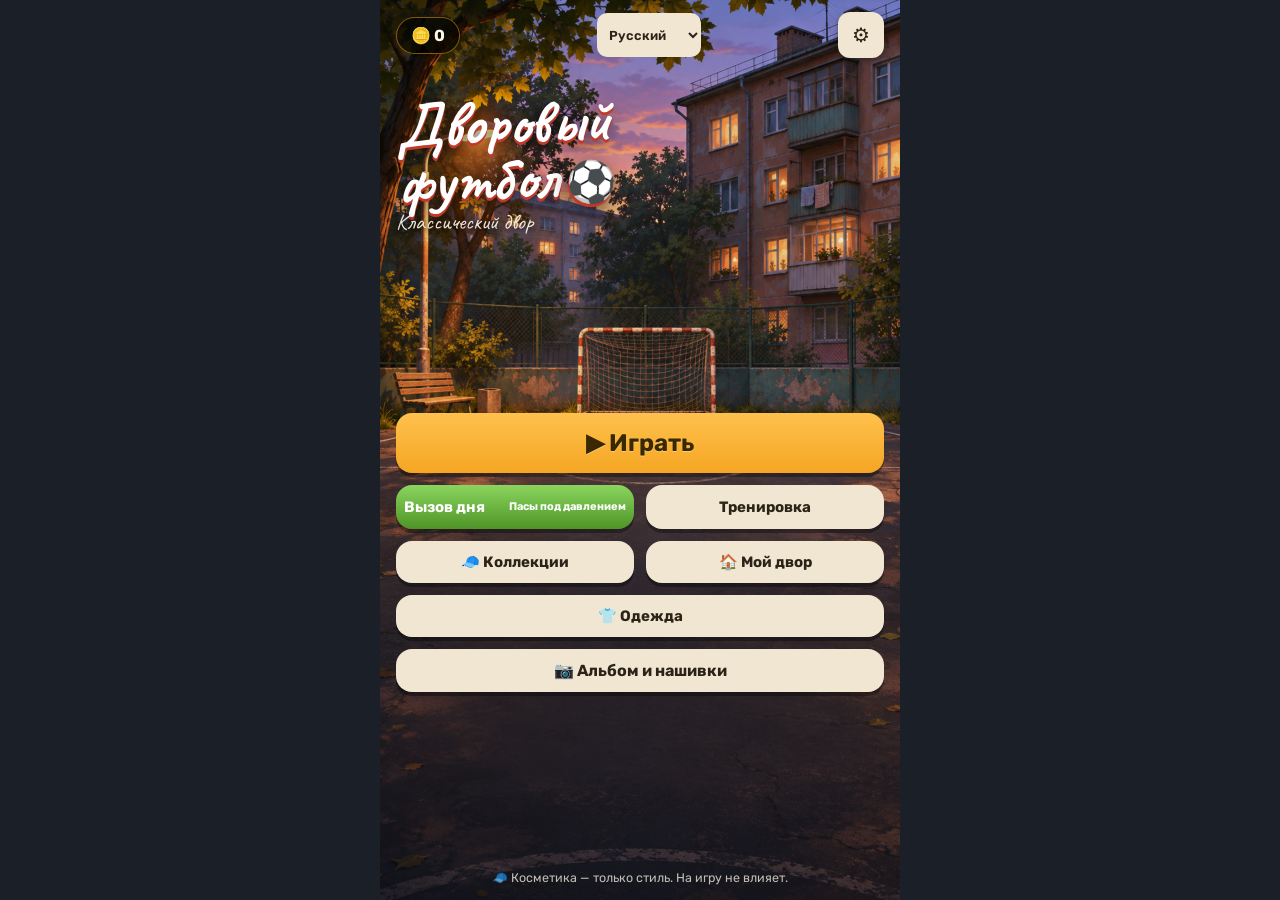
<file: index.html>
<!DOCTYPE html>
<html lang="ru">
<head>
<meta charset="UTF-8">
<meta name="viewport" content="width=device-width, initial-scale=1.0, viewport-fit=cover">
<meta name="theme-color" content="#1b1f27">
<title>Дворовый футбол</title>
<meta name="description" content="Дворовый футбол на телефоне. Собачка, Квадрат, Американка, Навес и тренировка ударов.">
<meta name="football-rooms-origin" content="">
<meta name="football-online" content="off">
<meta name="football-platform" content="web">
<link rel="preconnect" href="https://fonts.googleapis.com">
<link rel="preconnect" href="https://fonts.gstatic.com" crossorigin>
<link href="https://fonts.googleapis.com/css2?family=Caveat:wght@600;700&family=Rubik:wght@400;500;700;900&display=swap" rel="stylesheet">
<link rel="stylesheet" href="css/style.css?v=20261113-25">
</head>
<body>
<div id="app">

  <!-- ГЛАВНЫЙ ЭКРАН -->
  <section class="screen" id="screen-home">
    <canvas class="bg-canvas" id="home-bg"></canvas>
    <div class="screen-inner home-inner">
      <div class="home-top">
        <div class="coins-chip" id="home-coins">🪙 <b>0</b></div>
        <select id="language-picker" aria-label="Язык" data-no-translate></select>
        <button class="icon-btn" id="btn-settings" title="Настройки">⚙</button>
      </div>
      <h1 class="logo">Дворовый<br>футбол<span class="logo-ball">⚽</span></h1>
      <div class="home-yard-label" id="home-yard-label">Классический двор</div>
      <div class="home-actions">
        <button class="btn btn-primary btn-big" id="btn-play">▶ Играть</button>
        <div class="home-row">
          <button class="btn btn-green daily-button" id="btn-daily"><span>Вызов дня</span><small id="home-daily-label"></small></button>
          <button class="btn btn-paper" id="btn-training-home">Тренировка</button>
        </div>
        <div class="home-row">
          <button class="btn btn-paper" id="btn-shop">🧢 Коллекции</button>
          <button class="btn btn-paper" id="btn-yards">🏠 Мой двор</button>
        </div>
        <div class="home-row">
          <button class="btn btn-paper" id="btn-wardrobe">👕 Одежда</button>
          <button class="btn btn-paper" id="btn-online" hidden>С друзьями</button>
        </div>
        <button class="btn btn-paper" id="btn-album">📷 Альбом и нашивки</button>
      </div>
      <div class="fair-note">🧢 Косметика — только стиль. На игру не влияет.</div>
    </div>
  </section>

  <!-- ВЫБОР РЕЖИМА -->
  <section class="screen hidden" id="screen-modes">
    <canvas class="bg-canvas" id="modes-bg"></canvas>
    <div class="screen-inner">
      <div class="top-bar">
        <button class="icon-btn" data-nav="home">←</button>
        <div class="paper-title">Играть</div>
        <div class="coins-chip coins-small" id="modes-coins">🪙 <b>0</b></div>
      </div>
      <div class="difficulty-picker">
        <span>Сложность</span>
        <button class="difficulty-btn" data-difficulty="beginner" aria-label="Уровень 1: Знакомство">1</button>
        <button class="difficulty-btn" data-difficulty="easy" aria-label="Уровень 2: Разминка">2</button>
        <button class="difficulty-btn active" data-difficulty="normal" aria-label="Уровень 3: Двор">3</button>
        <button class="difficulty-btn" data-difficulty="hard" aria-label="Уровень 4: Мастер">4</button>
        <button class="difficulty-btn" data-difficulty="expert" aria-label="Уровень 5: Легенда">5</button>
      </div>
      <p class="difficulty-detail" id="difficulty-detail"></p>
      <div class="mode-cards">
        <button class="mode-card" data-mode="dog">
          <div class="mode-card-name">Собачка</div>
          <div class="mode-card-desc">Быстрые пасы под прессингом, 4×1 или 5×2.</div>
          <div class="mode-card-best" id="best-dog"></div>
        </button>
        <button class="mode-card" data-mode="square">
          <div class="mode-card-name">Квадрат</div>
          <div class="mode-card-desc">Отбей до второго отскока. На 10 штрафах — вылет.</div>
          <div class="mode-card-best" id="best-square"></div>
        </button>
        <button class="mode-card" data-mode="am300">
          <div class="mode-card-name">Американка 300</div>
          <div class="mode-card-desc">Попадай в раму и углы. Цель — 300 очков.</div>
          <div class="mode-card-best" id="best-am300"></div>
        </button>
        <button class="mode-card" data-mode="cross">
          <div class="mode-card-name">Навес</div>
          <div class="mode-card-desc">Партнёры подают. Твой ход — удар по воротам.</div>
          <div class="mode-card-best" id="best-cross"></div>
        </button>
      </div>
      <button class="btn btn-green" id="btn-training">Тренировка</button>
      <div class="mode-extras">
        <button class="btn btn-paper" id="btn-activities">Испытания</button>
        <button class="btn btn-paper" id="btn-fast-duel">Быстрая дуэль</button>
        <button class="btn btn-paper" id="btn-dog-roles">Смена водящего</button>
      </div>
      <div class="cup-panel">
        <strong>🏆 Кубки двора</strong><span>3 этапа · против ботов · прогресс сохраняется</span>
        <div class="cup-actions">
          <button class="btn btn-paper" data-cup="square">Кубок квадрата</button>
          <button class="btn btn-paper" data-cup="am300">Кубок американки</button>
        </div>
        <button class="btn btn-green hidden" id="continue-cup"></button>
        <span id="cup-medals"></span>
      </div>
    </div>
  </section>

  <!-- МАТЧ -->
  <section class="screen hidden" id="screen-match">
    <div class="match-hud">
      <div class="match-hud-top">
        <button class="icon-btn" id="btn-pause" aria-label="Пауза">⏸</button>
        <div class="paper-title paper-title-sm" id="match-title">Квадрат</div>
        <div class="match-hud-controls">
          <div class="hud-timer" id="match-timer"></div>
          <button class="icon-btn camera-toggle" id="btn-camera" aria-label="Приближённая камера" aria-pressed="true" title="Приближённая камера">1×</button>
        </div>
      </div>
      <div class="hud-score-row" id="match-score-row"></div>
      <div class="match-status">
        <div class="match-hint" id="match-hint"></div>
        <div class="match-toast" id="match-toast" role="status" aria-live="polite"></div>
      </div>
      <div class="shot-timing" id="shot-timing" hidden>
        <div class="shot-timing-label" id="shot-timing-label"></div>
        <div class="shot-timing-track" aria-hidden="true">
          <span class="shot-timing-zone"></span><span class="shot-timing-cursor"></span>
        </div>
      </div>
    </div>
    <div class="match-arena" id="match-arena">
      <canvas id="match-canvas" aria-label="Игровое поле"></canvas>
    </div>
    <div class="match-actions" id="match-actions" hidden>
      <div class="match-choices hidden" id="match-choices"></div>
      <button class="btn btn-paper lesson-skip hidden" id="btn-skip-lesson">Пропустить обучение</button>
    </div>
  </section>

  <!-- ИТОГ МАТЧА -->
  <section class="screen hidden" id="screen-result">
    <canvas class="bg-canvas" id="result-bg"></canvas>
    <div class="screen-inner result-inner">
      <div class="paper-title result-title" id="result-title">Матч окончен</div>
      <div class="result-card">
        <div class="result-score" id="result-score">0 : 0</div>
        <div class="result-sub" id="result-sub"></div>
        <div class="result-best" id="result-moment"></div>
        <div class="result-reward" id="result-reward"></div>
        <div class="result-collection" id="result-collection"></div>
      </div>
      <button class="btn btn-primary btn-big" id="btn-rematch">🔁 Ещё раз</button>
      <div class="result-actions">
        <button class="btn btn-green hidden" id="btn-share-result">Вызвать друга</button>
        <button class="btn btn-paper hidden" id="btn-replay">Повтор момента</button>
        <button class="btn btn-paper hidden" id="btn-result-album">Альбом</button>
      </div>
      <button class="btn btn-paper btn-exit" id="btn-result-menu">В меню</button>
    </div>
  </section>

  <!-- МАГАЗИН -->
  <section class="screen hidden" id="screen-shop">
    <canvas class="bg-canvas" id="shop-bg"></canvas>
    <div class="screen-inner">
      <div class="top-bar">
        <button class="icon-btn" data-nav="home">←</button>
        <div class="paper-title">Коллекции</div>
        <div class="coins-chip coins-small" id="shop-coins">🪙 <b>0</b></div>
      </div>
      <div class="shop-tabs">
        <button class="shop-tab active" data-tab="yards">🏠 Дворы</button>
        <button class="shop-tab" data-tab="balls">⚽ Мячи</button>
        <button class="shop-tab" data-tab="outfits">👕 Одежда</button>
        <button class="shop-tab" data-tab="effects">✨ Голы</button>
      </div>
      <p class="test-catalog" id="test-catalog">Все предметы доступны бесплатно</p>
      <div class="yard-country-filter hidden" id="outfit-section-filter" aria-label="Вид одежды">
        <button class="yard-era-btn active" data-outfit-section="kits" aria-pressed="true">Комплекты</button>
        <button class="yard-era-btn" data-outfit-section="shoes" aria-pressed="false">Обувь</button>
      </div>
      <div class="yard-country-filter country-filters" id="yard-country-filter" aria-label="Страна двора"></div>
      <div class="yard-country-filter country-filters hidden" id="outfit-country-filter" aria-label="Коллекция одежды"></div>
      <div class="yard-country-filter" id="yard-season-filter" aria-label="Сезон двора">
        <button class="yard-era-btn active" data-season="summer" aria-pressed="true">Лето</button>
        <button class="yard-era-btn" data-season="winter" aria-pressed="false">Зима</button>
      </div>
      <div class="yard-era-filter" id="yard-era-filter">
        <button class="yard-era-btn active" data-era="all">Все</button>
        <button class="yard-era-btn" data-era="80-е">80-е</button>
        <button class="yard-era-btn" data-era="90-е">90-е</button>
        <button class="yard-era-btn" data-era="2000-е">2000-е</button>
        <button class="yard-era-btn" data-era="2010-е">2010-е</button>
        <button class="yard-era-btn" data-era="2020-е">2020-е</button>
      </div>
      <div class="yard-era-filter hidden" id="outfit-era-filter" aria-label="Десятилетие одежды">
        <button class="outfit-era-btn" data-outfit-era="80">80-е</button>
        <button class="outfit-era-btn" data-outfit-era="90">90-е</button>
        <button class="outfit-era-btn" data-outfit-era="00">2000-е</button>
        <button class="outfit-era-btn" data-outfit-era="10">2010-е</button>
        <button class="outfit-era-btn" data-outfit-era="20">2020-е</button>
      </div>
      <div class="shop-list" id="shop-list"></div>
      <div class="fair-note">Все предметы — косметика. Физика мяча и правила одинаковы для всех.</div>
    </div>
  </section>

  <!-- МОДАЛКИ -->
  <div class="modal-wrap hidden" id="modal-wrap">
    <div class="modal" id="modal-box" role="dialog" aria-modal="true" aria-labelledby="modal-title"></div>
  </div>

</div>
<script src="js/sound.js?v=20261112-16"></script>
<script src="js/save.js?v=20261113-25"></script>
<script src="js/collections.js?v=20261113-25"></script>
<script src="js/wardrobe.js?v=20261113-25"></script>
<script src="js/competition.js?v=20261113-25"></script>
<script src="js/activity.js?v=20261113-25"></script>
<script src="js/shot-rules.js?v=20261113-25"></script>
<script src="js/room-rules.js?v=20261113-25"></script>
<script src="js/yards.js?v=20261113-25"></script>
<script src="js/gesture.js?v=20261113-25"></script>
<script src="js/mode_dog.js?v=20261113-25"></script>
<script src="js/mode_square.js?v=20261113-25"></script>
<script src="js/mode_am300.js?v=20261113-25"></script>
<script src="js/mode_cross.js?v=20261113-25"></script>
<script src="js/online.js?v=20261113-25"></script>
<script src="js/i18n.js?v=20261113-25"></script>
<script src="js/main.js?v=20261113-25"></script>
</body>
</html>
</file>
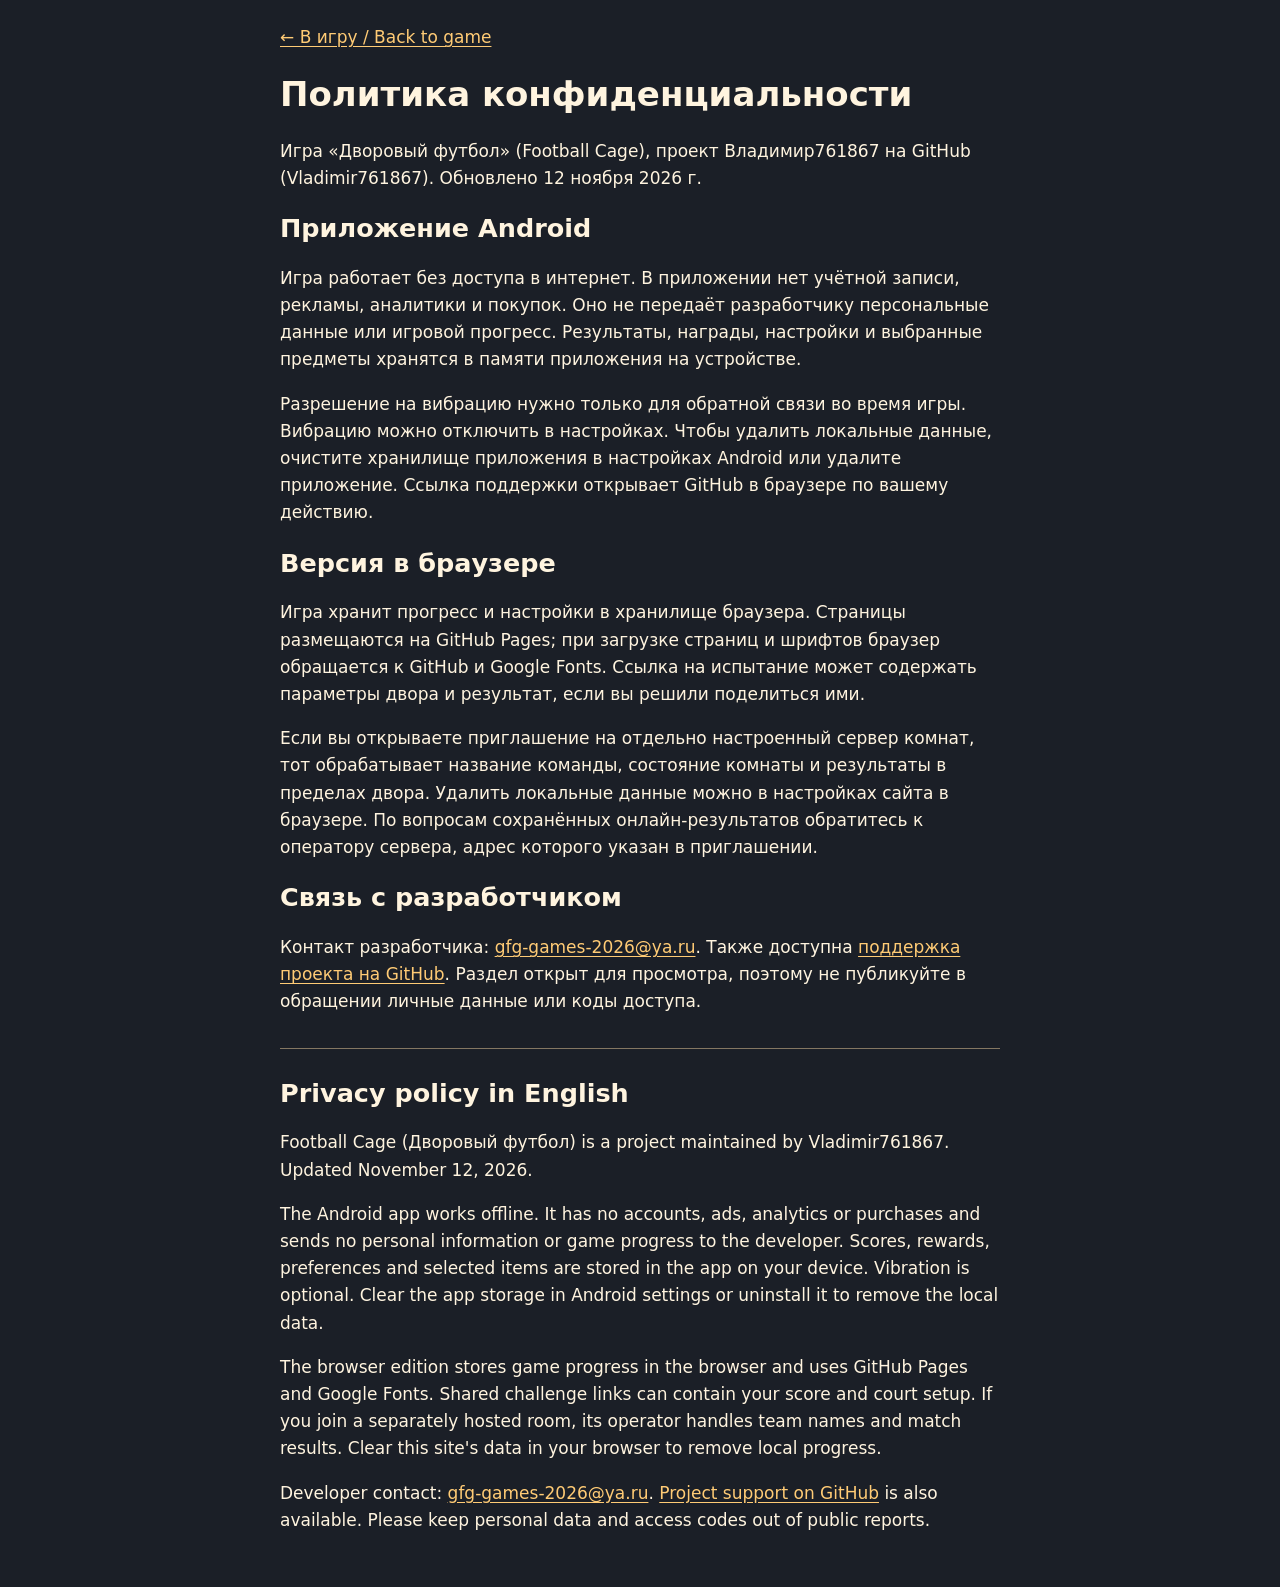
<file: privacy.html>
<!doctype html>
<html lang="ru">
<head>
  <meta charset="utf-8">
  <meta name="viewport" content="width=device-width, initial-scale=1">
  <title>Политика конфиденциальности — Дворовый футбол</title>
  <link rel="stylesheet" href="css/privacy.css">
</head>
<body>
<main>
  <a href="index.html">← В игру / Back to game</a>
  <h1>Политика конфиденциальности</h1>
  <p>Игра «Дворовый футбол» (Football Cage), проект Владимир761867 на GitHub (Vladimir761867). Обновлено 12 ноября 2026 г.</p>

  <h2>Приложение Android</h2>
  <p>Игра работает без доступа в интернет. В приложении нет учётной записи, рекламы, аналитики и покупок. Оно не передаёт разработчику персональные данные или игровой прогресс. Результаты, награды, настройки и выбранные предметы хранятся в памяти приложения на устройстве.</p>
  <p>Разрешение на вибрацию нужно только для обратной связи во время игры. Вибрацию можно отключить в настройках. Чтобы удалить локальные данные, очистите хранилище приложения в настройках Android или удалите приложение. Ссылка поддержки открывает GitHub в браузере по вашему действию.</p>

  <h2>Версия в браузере</h2>
  <p>Игра хранит прогресс и настройки в хранилище браузера. Страницы размещаются на GitHub Pages; при загрузке страниц и шрифтов браузер обращается к GitHub и Google Fonts. Ссылка на испытание может содержать параметры двора и результат, если вы решили поделиться ими.</p>
  <p>Если вы открываете приглашение на отдельно настроенный сервер комнат, тот обрабатывает название команды, состояние комнаты и результаты в пределах двора. Удалить локальные данные можно в настройках сайта в браузере. По вопросам сохранённых онлайн-результатов обратитесь к оператору сервера, адрес которого указан в приглашении.</p>

  <h2>Связь с разработчиком</h2>
  <p>Контакт разработчика: <a href="mailto:gfg-games-2026@ya.ru">gfg-games-2026@ya.ru</a>. Также доступна <a href="https://github.com/Vladimir761867/football-cage/issues">поддержка проекта на GitHub</a>. Раздел открыт для просмотра, поэтому не публикуйте в обращении личные данные или коды доступа.</p>

  <section lang="en">
    <h2>Privacy policy in English</h2>
    <p>Football Cage (Дворовый футбол) is a project maintained by Vladimir761867. Updated November 12, 2026.</p>
    <p>The Android app works offline. It has no accounts, ads, analytics or purchases and sends no personal information or game progress to the developer. Scores, rewards, preferences and selected items are stored in the app on your device. Vibration is optional. Clear the app storage in Android settings or uninstall it to remove the local data.</p>
    <p>The browser edition stores game progress in the browser and uses GitHub Pages and Google Fonts. Shared challenge links can contain your score and court setup. If you join a separately hosted room, its operator handles team names and match results. Clear this site's data in your browser to remove local progress.</p>
    <p>Developer contact: <a href="mailto:gfg-games-2026@ya.ru">gfg-games-2026@ya.ru</a>. <a href="https://github.com/Vladimir761867/football-cage/issues">Project support on GitHub</a> is also available. Please keep personal data and access codes out of public reports.</p>
  </section>
</main>
</body>
</html>
</file>
<file: css/style.css>
/* ============ Дворовый футбол ============ */
:root{
  --ink:#2b2317;
  --paper:#f0e6d2;
  --paper-dark:#e2d4b8;
  --accent:#f5a623;
  --accent-dark:#d98a0a;
  --green:#6fbf3f;
  --green-dark:#4e9427;
  --red:#c0392b;
  --night:#1b1f27;
  --night-2:#242a36;
  --chalk:#fdf7e8;
}
*{box-sizing:border-box;-webkit-tap-highlight-color:transparent;}
[hidden]{display:none!important;}
:focus-visible{outline:3px solid #f9cd69;outline-offset:2px;}
.modal :focus-visible{outline-color:#2f5f98;}
html,body{margin:0;padding:0;height:100%;overflow:hidden;background:var(--night);
  font-family:'Rubik',system-ui,sans-serif;color:var(--chalk);
  -webkit-user-select:none;user-select:none;touch-action:manipulation;}
#app{position:fixed;inset:0;width:100%;max-width:520px;margin:0 auto;overflow:hidden;background:var(--night);}

.screen{position:absolute;inset:0;display:flex;flex-direction:column;}
.screen.hidden{display:none;}
.bg-canvas{position:absolute;inset:0;width:100%;height:100%;}
.screen-inner{position:relative;z-index:2;flex:1;display:flex;flex-direction:column;
  padding:calc(env(safe-area-inset-top,0px) + 14px) 16px calc(env(safe-area-inset-bottom,0px) + 14px);
  overflow-y:auto;}

/* ---------- общие элементы ---------- */
.paper-title{
  font-family:'Caveat',cursive;font-weight:700;font-size:30px;color:var(--ink);
  background:var(--paper);padding:2px 20px 6px;border-radius:6px;
  transform:rotate(-1.5deg);box-shadow:0 3px 10px rgba(0,0,0,.45);
  text-align:center;line-height:1.05;}
.paper-title-sm{font-size:24px;padding:0 14px 4px;}
.icon-btn{
  width:46px;height:46px;border:none;border-radius:12px;font-size:20px;
  background:var(--paper);color:var(--ink);box-shadow:0 3px 8px rgba(0,0,0,.4);
  cursor:pointer;flex:0 0 auto;}
.icon-btn:active{transform:scale(.94);}
.top-bar{display:flex;align-items:center;justify-content:space-between;gap:10px;margin-bottom:14px;}
.coins-chip{
  background:rgba(0,0,0,.55);border:1px solid rgba(245,166,35,.5);color:var(--chalk);
  padding:8px 14px;border-radius:20px;font-weight:700;font-size:16px;}
.coins-small{font-size:14px;padding:6px 10px;}

.btn{
  border:none;border-radius:16px;cursor:pointer;font-family:'Rubik',sans-serif;
  font-weight:700;box-shadow:0 4px 0 rgba(0,0,0,.35);}
.btn:active{transform:translateY(2px);box-shadow:0 2px 0 rgba(0,0,0,.35);}
.btn-primary{
  background:linear-gradient(180deg,#ffc14d,var(--accent));color:#3a2800;
  text-shadow:0 1px 0 rgba(255,255,255,.35);}
.btn-big{font-size:24px;padding:16px 20px;width:100%;}
.btn-paper{background:var(--paper);color:var(--ink);font-size:16px;padding:12px 16px;}
.btn-green{background:linear-gradient(180deg,#8ad55e,var(--green-dark));color:#fff;font-size:18px;padding:13px 18px;}
.btn-exit{margin-top:10px;opacity:.9;}
.btn:disabled{opacity:.45;pointer-events:none;}

.fair-note{
  margin-top:auto;padding-top:14px;text-align:center;font-size:12.5px;opacity:.75;line-height:1.4;}

/* ---------- главный экран ---------- */
.home-inner{justify-content:flex-start;}
.home-top{position:absolute;top:calc(env(safe-area-inset-top,0px) + 12px);left:16px;right:16px;
  display:flex;justify-content:space-between;align-items:center;}
.logo{
  font-family:'Caveat',cursive;font-size:62px;line-height:.9;margin:76px 0 6px;
  color:#fff;text-shadow:0 3px 0 var(--red),0 6px 18px rgba(0,0,0,.6);
  transform:rotate(-2deg);}
.logo-ball{font-size:40px;display:inline-block;margin-left:8px;transform:rotate(14deg);}
.home-yard-label{
  font-family:'Caveat',cursive;font-size:22px;color:var(--chalk);opacity:.9;margin-bottom:14px;
  text-shadow:0 2px 6px rgba(0,0,0,.8);}
.home-actions{display:flex;flex-direction:column;gap:12px;margin-top:auto;}
.home-actions .daily-button{display:flex;align-items:center;justify-content:space-between;gap:10px;text-align:left;}
.daily-button small{font-size:11px;line-height:1.25;text-align:right;max-width:54%;}
.mode-extras,.result-actions{display:flex;gap:8px;flex-wrap:wrap;}
.mode-extras{margin-top:14px;}
.mode-extras .btn,.result-actions .btn{flex:1;min-height:44px;font-size:12px;padding:8px;}
.result-actions:empty,.result-actions .hidden,.lesson-skip.hidden,.match-choices.hidden{display:none;}
.match-choices{position:absolute;bottom:calc(env(safe-area-inset-bottom,0px) + 12px);left:6%;width:88%;display:flex;gap:8px;z-index:5;}
.match-choices .btn{flex:1;min-height:44px;padding:8px;font-size:13px;}
.lesson-skip{position:absolute;bottom:calc(env(safe-area-inset-bottom,0px) + 12px);right:14px;z-index:5;font-size:11px;min-height:44px;padding:7px 10px;}
.feature-stack{display:grid;gap:9px;margin:12px 0;}
.feature-stack .btn{min-height:44px;font-size:13px;padding:9px;}
.yard-editor-preview,.replay-preview{display:block;width:100%;border-radius:12px;background:#232936;}
.yard-editor-preview{aspect-ratio:620/360;position:sticky;top:0;z-index:1;}
.editor-fields{display:grid;grid-template-columns:repeat(2,minmax(0,1fr));gap:8px;margin:10px 0;}
.yard-decorations{margin:0 0 10px;padding:4px 8px;border:1px solid #b5aa97;border-radius:8px;display:grid;grid-template-columns:repeat(2,minmax(0,1fr));}
.yard-decorations legend{font-size:12px;font-weight:700;padding:0 4px;}
.yard-decorations label{display:flex;align-items:center;gap:5px;min-height:44px;font-size:12px;line-height:1.2;}
.yard-decorations input{flex:0 0 auto;accent-color:#3d6f31;}
.yard-country-filter{display:flex;gap:8px;margin:0 0 12px;}
.yard-country-filter.hidden{display:none;}
.yard-country-filter button{flex:1;}
.country-filters{flex-wrap:wrap;}
.country-filters button{flex:1 0 27%;}
.editor-fields label,.room-fields label{display:grid;gap:4px;font-size:12px;font-weight:700;}
.editor-fields label[hidden]{display:none;}
.editor-fields select,.room-fields input,.share-link{width:100%;min-width:0;min-height:40px;padding:6px 8px;border:1px solid #b5aa97;border-radius:8px;background:#fff9eb;color:#29251d;font:inherit;}
.room-fields{display:grid;gap:8px;margin:10px 0;}
.room-fields label[hidden]{display:none;}
.room-tournaments summary{min-height:44px;padding:12px 8px;font-weight:700;cursor:pointer;}
#language-picker{min-height:44px;max-width:42%;font:600 13px Rubik,system-ui;
  color:var(--ink);background:var(--paper);border:0;border-radius:10px;padding:6px 8px;}
html:not([lang="ru"]) .logo{font-size:clamp(37px,11vw,64px);line-height:1.06;}
html[lang="zh-Hans"] .logo,html[lang="hi"] .logo{font-family:system-ui,sans-serif;}
html:not([lang="ru"]) .home-row .btn{white-space:normal;}
.feature-status{font-size:12px;min-height:1.2em;line-height:1.35;}
.modal .feature-small{font-size:12px;opacity:.85;}
.home-row{display:flex;gap:12px;}
.home-row .btn{flex:1;min-width:0;white-space:nowrap;overflow:hidden;text-overflow:ellipsis;padding-inline:8px;font-size:15px;}

/* ---------- выбор режима ---------- */
.difficulty-picker{display:flex;align-items:center;gap:7px;margin:-2px 0 12px;padding:8px 10px;
  background:rgba(0,0,0,.38);border-radius:14px;color:var(--chalk);font-size:12px;}
.difficulty-picker span{margin-right:auto;opacity:.8;}
.difficulty-picker{gap:5px;margin-bottom:6px;}
.difficulty-btn{min-width:34px;flex:0 1 42px;}
.difficulty-detail{margin:0 0 14px;padding:0 4px;font-size:12px;line-height:1.5;}
.cup-panel{display:flex;flex-direction:column;gap:10px;padding:14px;margin-bottom:16px;border-radius:16px;background:rgba(12,23,32,.88);border:1px solid rgba(255,210,77,.35);}
.cup-panel>span{font-size:11px;line-height:1.4;opacity:.85;}
.cup-actions{display:grid;grid-template-columns:1fr 1fr;gap:8px;}
.cup-actions .btn,#continue-cup{font-size:13px;min-height:48px;padding:10px;white-space:normal;}
#continue-cup.hidden{display:none;}
.modal{max-height:90%;overflow-y:auto;}
.difficulty-btn{border:1px solid rgba(240,230,210,.4);border-radius:10px;background:rgba(240,230,210,.16);
  color:var(--chalk);padding:7px 9px;font:700 12px Rubik;cursor:pointer;}
.difficulty-btn.active{background:var(--paper);color:var(--ink);box-shadow:0 2px 0 rgba(0,0,0,.28);}
.opponents-picker{display:flex;align-items:center;gap:6px;margin:-4px 0 10px;padding:7px 10px;
  background:rgba(0,0,0,.38);border-radius:14px;font-size:11px;}
.opponents-picker span{margin-right:auto;}
.opponents-btn{border:1px solid rgba(240,230,210,.4);border-radius:9px;background:rgba(240,230,210,.16);
  color:var(--chalk);padding:6px 7px;font:700 14px Rubik;cursor:pointer;min-width:44px;}
.opponents-btn.active{background:var(--paper);color:var(--ink);}
.modal .opponents-picker,.modal .difficulty-picker{background:#1c2935;color:var(--chalk);margin:10px 0;}
.modal .opponents-btn.active,.modal .difficulty-btn.active{background:var(--paper);color:var(--ink);}
.mode-level{color:#304a22;font-size:11px;font-weight:700;line-height:1.3;margin-top:4px;}
#btn-training{margin-top:9px;}
.mode-cards{display:flex;flex-direction:column;gap:14px;margin-top:6px;}
.mode-card{
  position:relative;overflow:hidden;text-align:left;border:none;border-radius:18px;padding:16px 18px;cursor:pointer;
  background:linear-gradient(135deg,rgba(240,230,210,.97),rgba(226,212,184,.97));
  color:var(--ink);box-shadow:0 5px 0 rgba(0,0,0,.35);transform:rotate(-.6deg);}
.mode-card::before{content:"";position:absolute;inset:0;opacity:.22;background-size:cover;background-position:center;mix-blend-mode:multiply;}
.mode-card[data-mode="dog"]::before,.mode-card[data-mode="square"]::before{background-image:url('../assets/yard-russia90-square.png');}
.mode-card[data-mode="am300"]::before,.mode-card[data-mode="cross"]::before{background-image:url('../assets/yard-russia90-goal.png');}
.mode-card>*{position:relative;z-index:1;}
.mode-card:nth-child(2){transform:rotate(.5deg);}
.mode-card:active{transform:translateY(2px);}
.mode-card-name{font-family:'Caveat',cursive;font-weight:700;font-size:30px;line-height:1;}
.mode-card-desc{font-size:14px;margin-top:6px;opacity:.85;line-height:1.35;}
.mode-card-best{font-size:12.5px;margin-top:8px;font-weight:700;color:var(--accent-dark);}
#screen-modes .mode-cards{display:grid;grid-template-columns:repeat(2,minmax(0,1fr));gap:10px;}
#screen-modes .mode-card{padding:10px 14px;}
#screen-modes .mode-card-name{font-size:clamp(22px,6vw,27px);}
#screen-modes .mode-card-desc{font-size:12px;line-height:1.3;margin-top:4px;}
#screen-modes .mode-card-best{font-size:11px;margin-top:4px;}
.result-score.cup-score{font-size:34px;}
@media(max-width:350px){.difficulty-picker{flex-wrap:wrap;}.difficulty-picker span{flex:0 0 100%;}.difficulty-btn{flex:1;}}

/* ---------- матч ---------- */
#screen-match{background:#0e121a;display:grid;grid-template-areas:"hud" "arena" "actions";
  grid-template-rows:auto minmax(0,1fr) auto;padding-bottom:env(safe-area-inset-bottom,0px);}
#screen-match.hidden{display:none;}
.match-arena{grid-area:arena;position:relative;min-width:0;min-height:0;overflow:hidden;background:#06080b;}
#match-canvas{position:absolute;inset:0;margin:auto;touch-action:none;}
.match-hud{grid-area:hud;min-width:0;
  padding:calc(env(safe-area-inset-top,0px) + 6px) 8px 4px;}
.match-actions{grid-area:actions;display:grid;place-items:center;min-height:52px;min-width:0;
  padding:4px 8px;}
.match-hud-top{display:flex;align-items:center;justify-content:space-between;gap:10px;}
.match-hud-top .paper-title-sm{font-size:clamp(16px,4.8vw,24px);padding-inline:7px;overflow-wrap:anywhere;}
.match-hud-controls{display:flex;align-items:center;justify-content:flex-end;gap:6px;}
.camera-toggle.icon-btn{width:48px;height:44px;font:800 14px/1 Rubik,system-ui;white-space:nowrap;}
.camera-toggle[aria-pressed="true"]{background:#ffd47d;color:#281d11;}
.hud-timer{
  min-width:64px;text-align:center;font-weight:900;font-size:20px;
  background:rgba(0,0,0,.55);padding:8px 10px;border-radius:12px;}
.hud-score-row{display:flex;justify-content:center;gap:10px;margin-top:10px;}
.hud-pill{
  background:rgba(0,0,0,.6);border-radius:12px;padding:6px 7px;text-align:center;min-width:58px;}
.hud-pill .lbl{font-size:11px;opacity:.75;display:block;}
.hud-pill .val{font-size:21px;font-weight:900;line-height:1.1;}
#pill-keeper{font-size:15px;white-space:nowrap;}
.match-status{position:relative;margin-top:4px;height:34px;overflow:hidden;display:grid;align-items:center;}
.match-hint,.match-toast{font:600 12px/1.22 Rubik,system-ui;text-align:center;padding:2px 6px;overflow-wrap:anywhere;}
.match-hint{color:#f5eddb;display:-webkit-box;-webkit-box-orient:vertical;-webkit-line-clamp:2;overflow:hidden;}
.match-hint.off{opacity:0;}
.match-toast{position:absolute;inset:0;display:grid;place-items:center;background:#0e121a;color:#fff;opacity:0;pointer-events:none;}
.match-toast.show{opacity:1;}
.match-toast.good{color:#9bf36a;}
.match-toast.bad{color:#ff8d7a;}
.match-toast.gold{color:#ffd24d;}
.shot-timing{margin:0 auto 4px;width:min(100%,340px);padding:4px 9px 7px;border-radius:8px;background:#212837;color:#fff;}
.shot-timing-label{font:800 13px/1.15 Rubik,system-ui;text-align:center;}
.shot-timing.ready{color:#ffe092;background:#483715;}
.shot-timing-track{height:9px;position:relative;margin:5px 3px 0;border-radius:4px;background:#687386;}
.shot-timing-zone{position:absolute;inset:0 auto 0 var(--timing-start,0%);width:var(--timing-width,0%);background:#ffd24d;border-radius:3px;}
.shot-timing-cursor{position:absolute;top:-2px;bottom:-2px;left:var(--timing-cursor,0%);width:6px;transform:translateX(-50%);border-radius:3px;background:#fff;box-shadow:0 0 0 1px #111;}
.shot-timing.idle .shot-timing-track{visibility:hidden;}

/* ---------- итог ---------- */
.result-inner{justify-content:center;gap:16px;}
.result-title{align-self:center;font-size:34px;}
.result-card{
  background:rgba(0,0,0,.6);border:1px solid rgba(255,255,255,.12);
  border-radius:20px;padding:20px;text-align:center;}
.result-score{font-size:52px;font-weight:900;}
.result-sub{font-size:16px;opacity:.85;margin-top:4px;}
.result-best{
  font-family:'Caveat',cursive;font-size:21px;color:#ffd24d;margin-top:12px;line-height:1.2;}
.result-reward{font-size:17px;font-weight:700;margin-top:12px;color:#9bf36a;}

/* ---------- магазин ---------- */
.shop-tabs{display:flex;gap:10px;margin-bottom:14px;}
.shop-tab{min-width:0;white-space:nowrap;}
.test-catalog{margin:0 0 12px;padding:8px 10px;color:#fae8bb;background:rgba(25,25,24,.78);border-radius:9px;font-size:12px;}
.test-catalog.hidden{display:none;}
.result-collection{margin-top:7px;color:#fff0b3;font-weight:700;font-size:13px;}
.result-collection:empty{display:none;}
.collection-row{display:flex;gap:9px;align-items:center;padding:9px 0;border-bottom:1px solid #cebea0;}
.collection-row:last-child{border-bottom:0;}
.collection-icon{min-width:36px;height:36px;display:grid;place-items:center;border-radius:10px;background:#d6c499;font-weight:800;font-size:18px;}
.collection-row p{margin:2px 0 0;font-size:12px;}
.collection-mark{color:#385927;font-size:11px;font-weight:800;}
.collection-photo{display:block;width:100%;border:0;border-radius:10px;overflow:hidden;background:#e1d2ae;color:#2f271a;padding:0;text-align:left;cursor:pointer;}
.collection-photo canvas{display:block;width:100%;aspect-ratio:2/1;}
.collection-photo span{display:block;padding:8px 10px;font-weight:700;}
.collection-large-photo{width:100%;aspect-ratio:5/4;border-radius:10px;display:block;background:#263343;}
.outfit-preview.footwear-preview{height:114px;}
.effect-preview{width:100%;height:auto;display:block;}
.shop-tab{
  flex:1;border:none;border-radius:14px;padding:11px;font-weight:700;font-size:15px;
  background:rgba(240,230,210,.25);color:var(--chalk);cursor:pointer;}
.shop-tab.active{background:var(--paper);color:var(--ink);}
.yard-era-filter{display:flex;gap:6px;overflow-x:auto;margin:-5px 0 12px;padding:2px 0 7px;flex:0 0 auto;}
.yard-era-filter.hidden{display:none;}
.yard-era-btn{flex:0 0 auto;border:1px solid rgba(240,230,210,.45);border-radius:10px;
  background:rgba(0,0,0,.35);color:var(--chalk);font:700 12px Rubik;padding:8px 10px;cursor:pointer;}
.yard-era-btn.active{background:var(--paper);color:var(--ink);}
.shop-list{display:flex;flex-direction:column;gap:14px;padding-bottom:10px;}
.shop-card{
  background:linear-gradient(135deg,rgba(240,230,210,.97),rgba(226,212,184,.97));
  color:var(--ink);border-radius:18px;overflow:hidden;box-shadow:0 5px 0 rgba(0,0,0,.35);}
.shop-card-preview{display:block;width:100%;height:150px;}
.shop-card-body{padding:12px 16px 16px;}
.shop-card-title{font-family:'Caveat',cursive;font-size:27px;font-weight:700;line-height:1;
  display:flex;align-items:center;gap:8px;flex-wrap:wrap;}
.tag{font-family:'Rubik',sans-serif;font-size:11px;font-weight:700;padding:3px 8px;border-radius:8px;}
.tag-free{background:var(--green);color:#fff;}
.tag-paid{background:var(--red);color:#fff;}
.tag-owned{background:#8a7a5c;color:#fff;}
.shop-card-desc{font-size:13.5px;opacity:.85;margin-top:6px;line-height:1.4;}
.shop-card-items{font-size:12.5px;margin-top:8px;opacity:.75;line-height:1.5;}
.shop-card-actions{display:flex;gap:10px;margin-top:12px;align-items:center;}
.shop-card-actions .btn{flex:1;font-size:15px;padding:11px 10px;}
.shop-price{font-weight:900;font-size:17px;white-space:nowrap;}
.ball-row{display:flex;align-items:center;gap:14px;padding:12px 16px;}
.ball-canvas{width:64px;height:64px;flex:0 0 auto;}
.ball-info{flex:1;}
.ball-name{font-weight:700;font-size:15.5px;}
.ball-era{font-size:12px;opacity:.7;}
.ball-row .btn{font-size:13.5px;padding:9px 12px;}

/* ---------- модалки ---------- */
.modal-wrap{position:absolute;inset:0;z-index:50;background:rgba(0,0,0,.65);
  display:flex;align-items:center;justify-content:center;padding:24px;}
.modal-wrap.hidden{display:none;}
.modal{
  background:var(--paper);color:var(--ink);border-radius:20px;padding:22px;
  width:100%;max-width:360px;box-shadow:0 10px 40px rgba(0,0,0,.6);
  transform:rotate(-.5deg);}
.modal h3{font-family:'Caveat',cursive;font-size:30px;margin:0 0 10px;line-height:1;}
.modal p{font-size:14.5px;line-height:1.45;margin:0 0 10px;}
.modal .demo-note{font-size:12px;opacity:.7;background:rgba(0,0,0,.07);
  border-radius:10px;padding:8px 10px;margin-bottom:14px;}
.modal-actions{display:flex;gap:10px;}
.modal-actions .btn{flex:1;font-size:15px;padding:12px;}
.settings-row{display:flex;justify-content:space-between;align-items:center;
  padding:10px 0;border-bottom:1px dashed rgba(0,0,0,.2);font-size:15.5px;font-weight:500;}
.settings-row:last-of-type{border-bottom:none;}
.toggle{width:52px;height:30px;border-radius:15px;border:none;cursor:pointer;
  background:#b7a98c;position:relative;transition:background .2s;}
.toggle.on{background:var(--green);}
.toggle::after{content:'';position:absolute;top:3px;left:3px;width:24px;height:24px;
  border-radius:50%;background:#fff;transition:left .2s;}
.toggle.on::after{left:25px;}

@media (max-height:640px){
  .logo{font-size:48px;}
  .btn-big{font-size:20px;padding:13px;}
  .shop-card-preview{height:110px;}
}

/* Размеры телефона: читаемые подписи и удобные области нажатия. */
.screen-inner{min-width:0;width:100%;}
.hud-score-row{gap:6px;}
.hud-pill{min-width:0;flex:1;max-width:92px;}
.hud-pill .lbl{white-space:nowrap;overflow:hidden;text-overflow:ellipsis;max-width:100%;}
.difficulty-btn,.opponents-btn,.yard-era-btn,.shop-tab{min-height:44px;}
.ball-set-note{font-size:13px;line-height:1.5;padding:12px 14px;border-radius:12px;background:rgba(10,20,30,.82);color:#fff3d4;}
.ball-info{min-width:0;}
.ball-row{gap:10px;padding:12px;flex-wrap:wrap;}
.ball-row .btn{min-height:44px;}
.ball-canvas{width:60px;height:60px;}
.ball-name{font-size:14px;}
.ball-era{line-height:1.5;margin-top:4px;}
.shop-tab{padding-inline:7px;font-size:13px;}
.outfit-era-btn{flex:1;min-width:51px;min-height:44px;padding:7px 5px;white-space:nowrap;border:1px solid rgba(240,230,210,.45);border-radius:10px;background:rgba(0,0,0,.35);color:var(--chalk);font:700 12px Rubik;cursor:pointer;}
.outfit-era-btn.active{background:var(--paper);color:var(--ink);}
.outfit-note{margin:0;}
.outfit-preview{display:block;width:100%;height:180px;object-fit:contain;background:#18232e;}
.outfit-fitting{display:block;width:100%;height:auto;border-radius:12px;margin-bottom:12px;}
.outfit-category{font-size:12px;font-weight:700;line-height:1.5;margin-top:6px;color:#465831;}
.toggle{height:44px;border-radius:22px;}
.toggle::after{top:10px;}
.editor-fields select,.room-fields input{min-height:44px;}
#screen-match .match-choices{position:static;width:100%;max-width:420px;}
#screen-match .lesson-skip{position:static;min-height:44px;}
@media(orientation:landscape) and (max-height:550px){
  #app:has(#screen-match:not(.hidden)){max-width:760px;}
  #screen-match{grid-template-areas:"hud arena actions";grid-template-rows:minmax(0,1fr);
    grid-template-columns:minmax(120px,1fr) minmax(0,2fr) minmax(94px,1fr);
    padding-inline:env(safe-area-inset-left,0px) env(safe-area-inset-right,0px);}
  #screen-match:has(.match-actions[hidden]){grid-template-areas:"hud arena";grid-template-columns:minmax(126px,1fr) minmax(0,2.6fr);}
  .match-hud,.match-actions{overflow-y:auto;overscroll-behavior:contain;}
  .match-hud-top{display:grid;grid-template-columns:auto 1fr;gap:5px;}
  .match-hud-top .paper-title-sm{grid-column:1/-1;grid-row:2;}
  .match-hud-controls{gap:4px;}
  .match-hud-controls .hud-timer{min-width:0;font-size:15px;padding:6px;}
  .hud-score-row{flex-wrap:wrap;justify-content:flex-start;margin-top:5px;}
  .hud-pill{min-width:42px;padding:4px;}
  .match-status{height:64px;}
  .match-hint{-webkit-line-clamp:4;}
  #screen-match .match-choices{flex-direction:column;}
  #screen-match .lesson-skip{white-space:normal;}
}
@media(max-width:350px) and (orientation:portrait){
  .match-hud-top .icon-btn{width:44px;height:44px;}
  .hud-score-row{margin-top:4px;}
  .hud-pill{padding:4px;}
}
@media(max-width:380px){
  .hud-pill .val{font-size:18px;}
  .hud-pill .lbl{font-size:10px;}
  .ball-row .btn{margin-left:auto;}
}
</file>
<file: css/privacy.css>
html{color-scheme:dark;background:#1b1f27;color:#fff4df;font:17px/1.6 system-ui,sans-serif}
body{margin:0}
main{max-width:720px;margin:auto;padding:24px 20px 36px}
h1,h2{line-height:1.2}
a{color:#ffcb75;text-underline-offset:3px}
a:focus-visible{outline:3px solid #ffcb75;outline-offset:3px}
section{margin-top:32px;border-top:1px solid #847762;padding-top:8px}
</file>
